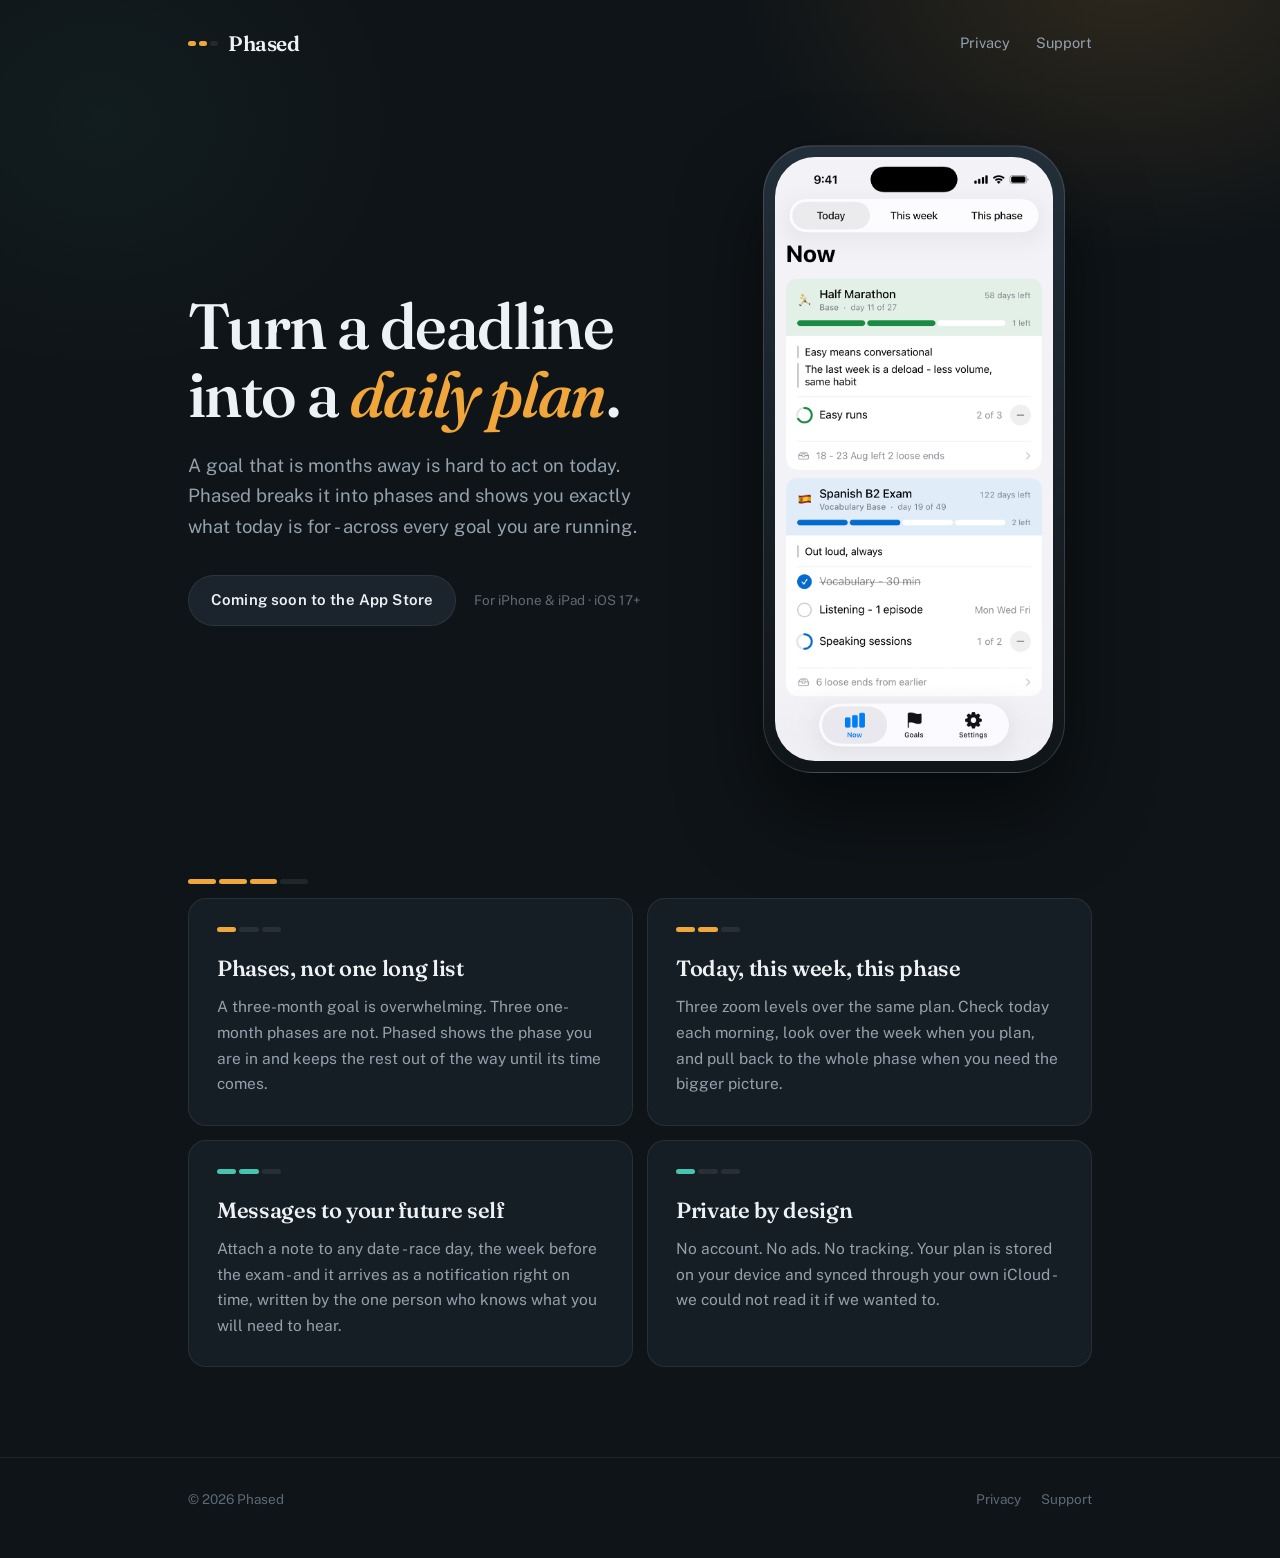
<file: index.html>
<!DOCTYPE html>
<html lang="en">
<head>
  <meta charset="utf-8">
  <meta name="viewport" content="width=device-width, initial-scale=1">
  <title>Phased - Turn a deadline into a daily plan</title>
  <meta name="description" content="Phased breaks a months-long goal into phases and shows you what today is for. No account, no ads, no tracking.">
  <link rel="preconnect" href="https://fonts.googleapis.com">
  <link rel="preconnect" href="https://fonts.gstatic.com" crossorigin>
  <link href="https://fonts.googleapis.com/css2?family=Fraunces:ital,opsz,wght@0,9..144,400..650;1,9..144,400..650&family=Public+Sans:wght@400;600&display=swap" rel="stylesheet">
  <link rel="stylesheet" href="style.css">
</head>
<body>
  <header class="site-header">
    <div class="wrap">
      <a class="wordmark" href="index.html">
        <span class="rail" aria-hidden="true"><span class="done"></span><span class="done"></span><span></span></span>
        Phased
      </a>
      <nav>
        <a href="privacy.html">Privacy</a>
        <a href="support.html">Support</a>
      </nav>
    </div>
  </header>

  <main>
    <section class="hero">
      <div class="wrap">
        <div>
          <h1>Turn a deadline into a <em>daily plan</em>.</h1>
          <p class="sub">
            A goal that is months away is hard to act on today. Phased breaks it
            into phases and shows you exactly what today is for - across every
            goal you are running.
          </p>
          <div class="cta">
            <span class="pill">Coming soon to the App Store</span>
            <span class="fine">For iPhone &amp; iPad · iOS 17+</span>
          </div>
        </div>

        <div class="phone">
          <img src="img/hero-now.png" width="803" height="1746"
               alt="Phased's Now screen showing two goals: Half Marathon, on day 11 of its Base phase with 58 days left, and Spanish B2 Exam with today's tasks partly ticked off.">
        </div>
      </div>
    </section>

    <section class="features">
      <div class="wrap">
        <div class="divider"><span class="rail" aria-hidden="true"><span class="done"></span><span class="done"></span><span class="done"></span><span></span></span></div>
        <div class="grid">
          <div class="feature">
            <span class="rail" aria-hidden="true"><span class="done"></span><span></span><span></span></span>
            <h2>Phases, not one long list</h2>
            <p>A three-month goal is overwhelming. Three one-month phases are not. Phased shows the phase you are in and keeps the rest out of the way until its time comes.</p>
          </div>
          <div class="feature">
            <span class="rail" aria-hidden="true"><span class="done"></span><span class="done"></span><span></span></span>
            <h2>Today, this week, this phase</h2>
            <p>Three zoom levels over the same plan. Check today each morning, look over the week when you plan, and pull back to the whole phase when you need the bigger picture.</p>
          </div>
          <div class="feature">
            <span class="rail" aria-hidden="true"><span class="teal"></span><span class="teal"></span><span></span></span>
            <h2>Messages to your future self</h2>
            <p>Attach a note to any date - race day, the week before the exam - and it arrives as a notification right on time, written by the one person who knows what you will need to hear.</p>
          </div>
          <div class="feature">
            <span class="rail" aria-hidden="true"><span class="teal"></span><span></span><span></span></span>
            <h2>Private by design</h2>
            <p>No account. No ads. No tracking. Your plan is stored on your device and synced through your own iCloud - we could not read it if we wanted to.</p>
          </div>
        </div>
      </div>
    </section>
  </main>

  <footer class="site-footer">
    <div class="wrap">
      <span>&copy; 2026 Phased</span>
      <nav>
        <a href="privacy.html">Privacy</a>
        <a href="support.html">Support</a>
      </nav>
    </div>
  </footer>
</body>
</html>
</file>
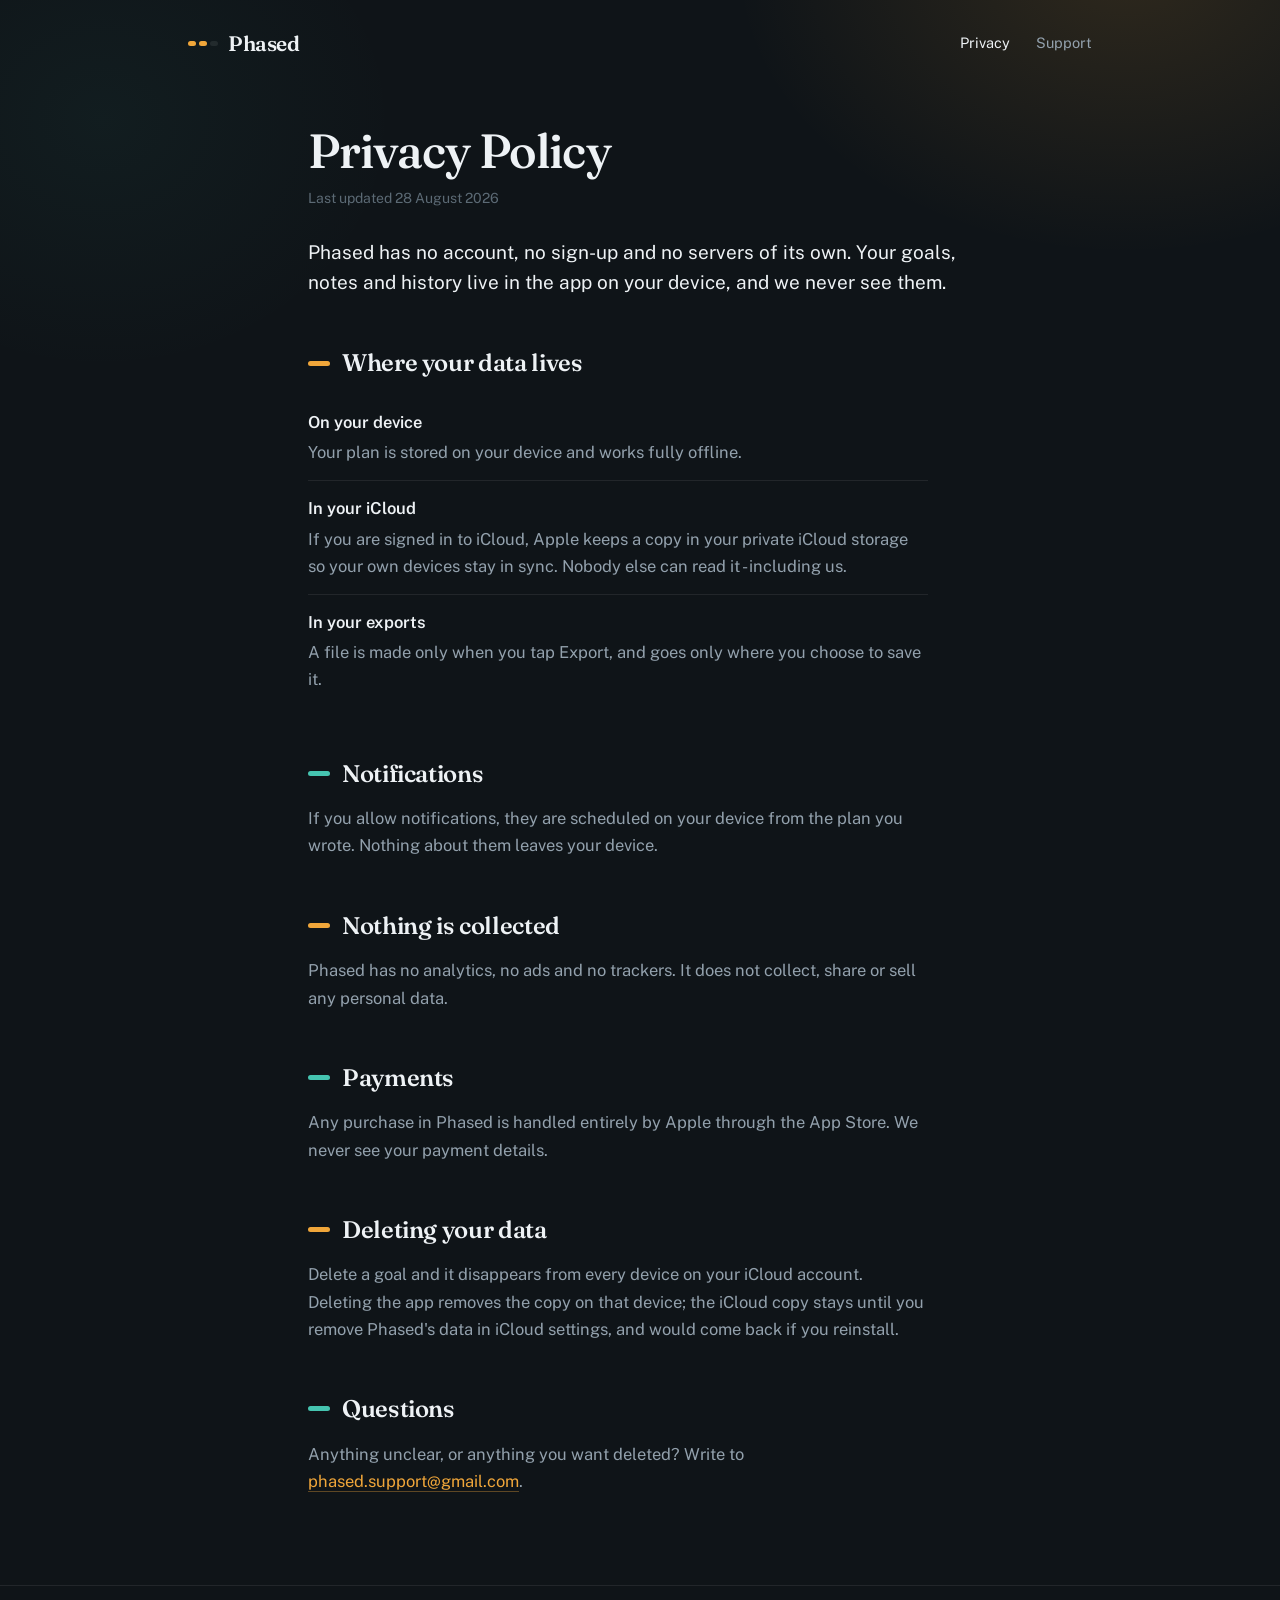
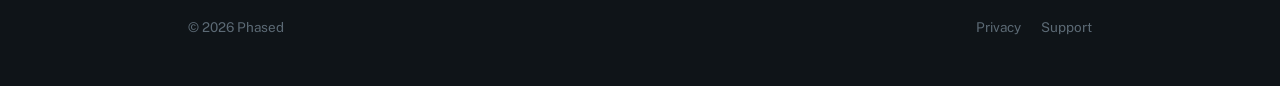
<file: privacy.html>
<!DOCTYPE html>
<html lang="en">
<head>
  <meta charset="utf-8">
  <meta name="viewport" content="width=device-width, initial-scale=1">
  <title>Privacy Policy - Phased</title>
  <link rel="preconnect" href="https://fonts.googleapis.com">
  <link rel="preconnect" href="https://fonts.gstatic.com" crossorigin>
  <link href="https://fonts.googleapis.com/css2?family=Fraunces:ital,opsz,wght@0,9..144,400..650;1,9..144,400..650&family=Public+Sans:wght@400;600&display=swap" rel="stylesheet">
  <link rel="stylesheet" href="style.css">
</head>
<body>
  <header class="site-header">
    <div class="wrap">
      <a class="wordmark" href="index.html">
        <span class="rail" aria-hidden="true"><span class="done"></span><span class="done"></span><span></span></span>
        Phased
      </a>
      <nav>
        <a href="privacy.html" aria-current="page">Privacy</a>
        <a href="support.html">Support</a>
      </nav>
    </div>
  </header>

  <main class="article">
    <div class="wrap">
      <h1>Privacy Policy</h1>
      <p class="stamp">Last updated 28 August 2026</p>

      <p class="lede">
        Phased has no account, no sign-up and no servers of its own. Your goals,
        notes and history live in the app on your device, and we never see them.
      </p>

      <section>
        <h2>Where your data lives</h2>
        <ul>
          <li>
            <strong>On your device</strong>
            Your plan is stored on your device and works fully offline.
          </li>
          <li>
            <strong>In your iCloud</strong>
            If you are signed in to iCloud, Apple keeps a copy in your private
            iCloud storage so your own devices stay in sync. Nobody else can read
            it - including us.
          </li>
          <li>
            <strong>In your exports</strong>
            A file is made only when you tap Export, and goes only where you
            choose to save it.
          </li>
        </ul>
      </section>

      <section>
        <h2>Notifications</h2>
        <p>
          If you allow notifications, they are scheduled on your device from the
          plan you wrote. Nothing about them leaves your device.
        </p>
      </section>

      <section>
        <h2>Nothing is collected</h2>
        <p>
          Phased has no analytics, no ads and no trackers. It does not collect,
          share or sell any personal data.
        </p>
      </section>

      <section>
        <h2>Payments</h2>
        <p>
          Any purchase in Phased is handled entirely by Apple through the App
          Store. We never see your payment details.
        </p>
      </section>

      <section>
        <h2>Deleting your data</h2>
        <p>
          Delete a goal and it disappears from every device on your iCloud
          account. Deleting the app removes the copy on that device; the iCloud
          copy stays until you remove Phased's data in iCloud settings, and would
          come back if you reinstall.
        </p>
      </section>

      <section>
        <h2>Questions</h2>
        <p>
          Anything unclear, or anything you want deleted? Write to
          <a href="mailto:phased.support@gmail.com">phased.support@gmail.com</a>.
        </p>
      </section>
    </div>
  </main>

  <footer class="site-footer">
    <div class="wrap">
      <span>&copy; 2026 Phased</span>
      <nav>
        <a href="privacy.html">Privacy</a>
        <a href="support.html">Support</a>
      </nav>
    </div>
  </footer>
</body>
</html>
</file>
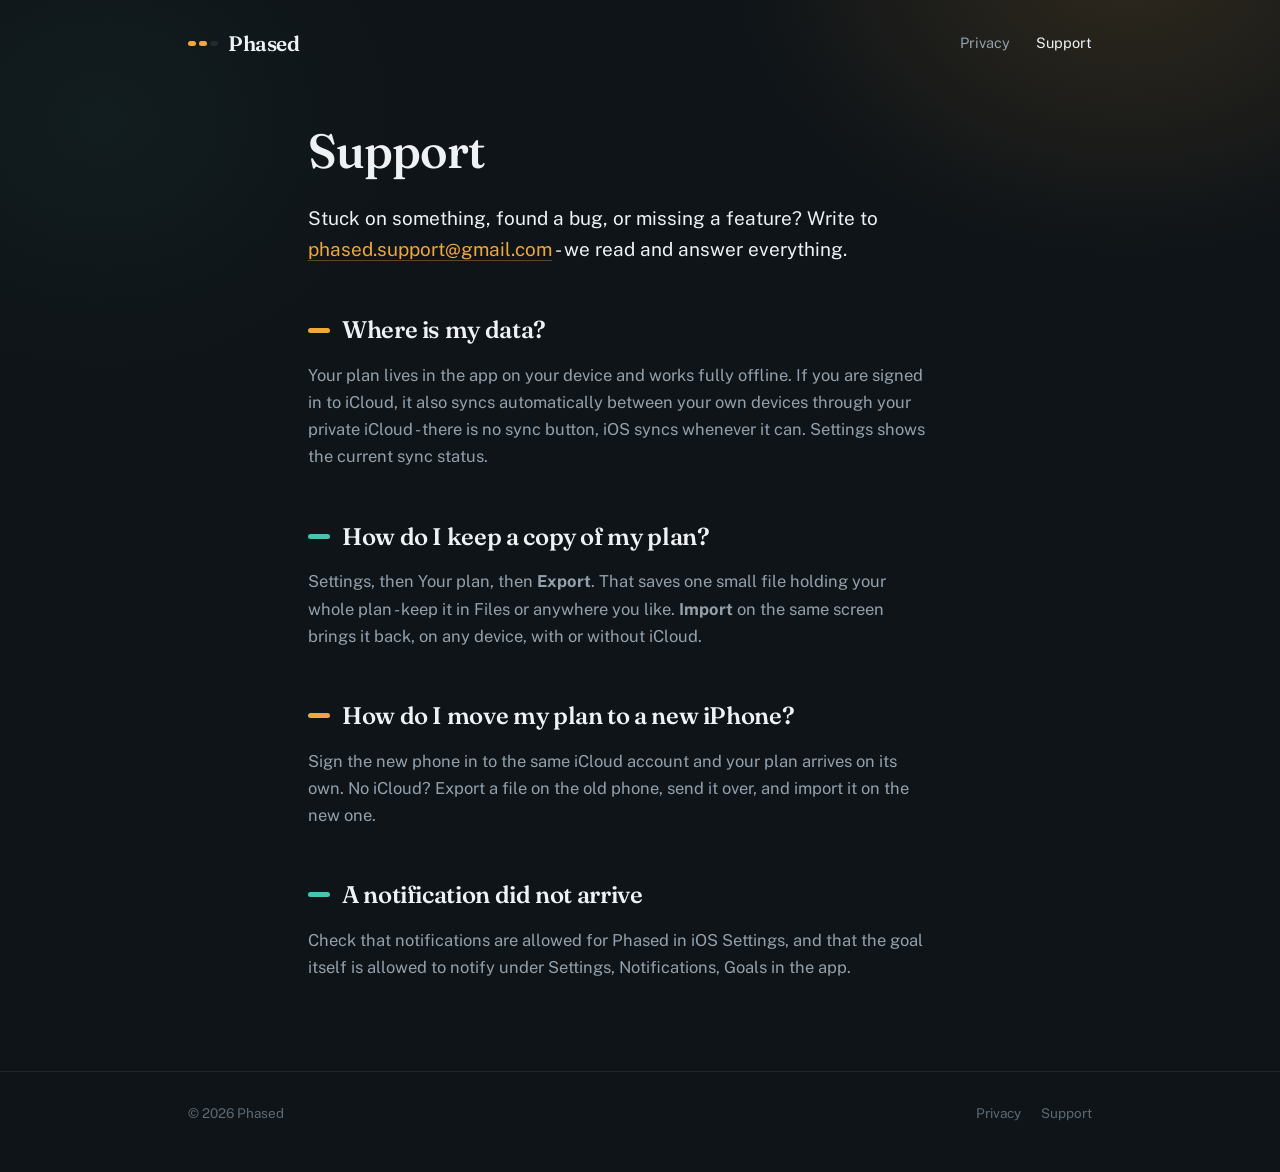
<file: support.html>
<!DOCTYPE html>
<html lang="en">
<head>
  <meta charset="utf-8">
  <meta name="viewport" content="width=device-width, initial-scale=1">
  <title>Support - Phased</title>
  <link rel="preconnect" href="https://fonts.googleapis.com">
  <link rel="preconnect" href="https://fonts.gstatic.com" crossorigin>
  <link href="https://fonts.googleapis.com/css2?family=Fraunces:ital,opsz,wght@0,9..144,400..650;1,9..144,400..650&family=Public+Sans:wght@400;600&display=swap" rel="stylesheet">
  <link rel="stylesheet" href="style.css">
</head>
<body>
  <header class="site-header">
    <div class="wrap">
      <a class="wordmark" href="index.html">
        <span class="rail" aria-hidden="true"><span class="done"></span><span class="done"></span><span></span></span>
        Phased
      </a>
      <nav>
        <a href="privacy.html">Privacy</a>
        <a href="support.html" aria-current="page">Support</a>
      </nav>
    </div>
  </header>

  <main class="article">
    <div class="wrap">
      <h1>Support</h1>

      <p class="lede">
        Stuck on something, found a bug, or missing a feature? Write to
        <a href="mailto:phased.support@gmail.com">phased.support@gmail.com</a> -
        we read and answer everything.
      </p>

      <section>
        <h2>Where is my data?</h2>
        <p>
          Your plan lives in the app on your device and works fully offline. If
          you are signed in to iCloud, it also syncs automatically between your
          own devices through your private iCloud - there is no sync button, iOS
          syncs whenever it can. Settings shows the current sync status.
        </p>
      </section>

      <section>
        <h2>How do I keep a copy of my plan?</h2>
        <p>
          Settings, then Your plan, then <strong>Export</strong>. That saves one
          small file holding your whole plan - keep it in Files or anywhere you
          like. <strong>Import</strong> on the same screen brings it back, on any
          device, with or without iCloud.
        </p>
      </section>

      <section>
        <h2>How do I move my plan to a new iPhone?</h2>
        <p>
          Sign the new phone in to the same iCloud account and your plan arrives
          on its own. No iCloud? Export a file on the old phone, send it over,
          and import it on the new one.
        </p>
      </section>

      <section>
        <h2>A notification did not arrive</h2>
        <p>
          Check that notifications are allowed for Phased in iOS Settings, and
          that the goal itself is allowed to notify under Settings,
          Notifications, Goals in the app.
        </p>
      </section>
    </div>
  </main>

  <footer class="site-footer">
    <div class="wrap">
      <span>&copy; 2026 Phased</span>
      <nav>
        <a href="privacy.html">Privacy</a>
        <a href="support.html">Support</a>
      </nav>
    </div>
  </footer>
</body>
</html>
</file>
<file: style.css>
/* Phased site. One aesthetic: the app's dark hero - deep slate, an amber bloom,
   phase-rail segments as the recurring motif. */

:root {
  --bg: #0f1418;
  --panel: #161e25;
  --card: #1b242d;
  --ink: #eef2f5;
  --muted: #93a1ad;
  --faint: #5c6a75;
  --amber: #f0a63a;
  --teal: #45c4b0;
  --hairline: rgba(255, 255, 255, 0.08);
  --display: "Fraunces", Georgia, serif;
  --body: "Public Sans", -apple-system, BlinkMacSystemFont, "Segoe UI", sans-serif;
}

* {
  margin: 0;
  padding: 0;
  box-sizing: border-box;
}

html {
  scroll-behavior: smooth;
}

body {
  font-family: var(--body);
  background: var(--bg);
  color: var(--ink);
  line-height: 1.65;
  font-size: 16.5px;
  -webkit-font-smoothing: antialiased;
  position: relative;
}

/* The app's hero bloom, top right, exactly where Theme.heroBloom puts it. */
body::before {
  content: "";
  position: absolute;
  inset: 0;
  height: 720px;
  background:
    radial-gradient(560px 420px at 88% -40px, rgba(240, 166, 58, 0.14), transparent 70%),
    radial-gradient(420px 360px at 8% 120px, rgba(69, 196, 176, 0.05), transparent 70%);
  pointer-events: none;
}

.wrap {
  max-width: 960px;
  margin: 0 auto;
  padding: 0 28px;
  position: relative;
}

/* ---------- header ---------- */

.site-header {
  padding: 26px 0 0;
}

.site-header .wrap {
  display: flex;
  align-items: center;
  gap: 28px;
}

.wordmark {
  font-family: var(--display);
  font-weight: 600;
  font-size: 21px;
  letter-spacing: -0.02em;
  color: var(--ink);
  text-decoration: none;
  display: flex;
  align-items: center;
  gap: 10px;
}

.wordmark .rail {
  width: 30px;
}

.site-header nav {
  margin-left: auto;
  display: flex;
  gap: 26px;
}

.site-header nav a {
  color: var(--muted);
  text-decoration: none;
  font-size: 14.5px;
  transition: color 0.2s;
}

.site-header nav a:hover,
.site-header nav a[aria-current] {
  color: var(--ink);
}

/* ---------- the phase rail motif ---------- */

.rail {
  display: flex;
  gap: 3px;
  height: 5px;
}

.rail span {
  flex: 1;
  border-radius: 99px;
  background: var(--hairline);
}

.rail span.done {
  background: var(--amber);
}

.rail span.teal {
  background: var(--teal);
}

/* ---------- hero ---------- */

.hero {
  padding: 84px 0 96px;
}

.hero .wrap {
  display: grid;
  grid-template-columns: 1.15fr 0.85fr;
  gap: 64px;
  align-items: center;
}

.hero h1 {
  font-family: var(--display);
  font-size: clamp(42px, 6.5vw, 64px);
  font-weight: 550;
  line-height: 1.06;
  letter-spacing: -0.025em;
}

.hero h1 em {
  font-style: italic;
  color: var(--amber);
}

.hero .sub {
  margin-top: 22px;
  font-size: 18.5px;
  color: var(--muted);
  max-width: 46ch;
}

.hero .cta {
  margin-top: 34px;
  display: flex;
  align-items: center;
  gap: 18px;
}

.pill {
  display: inline-block;
  padding: 12px 22px;
  border-radius: 99px;
  border: 1px solid var(--hairline);
  background: var(--card);
  color: var(--ink);
  font-size: 15px;
  font-weight: 600;
  letter-spacing: 0.01em;
}

.cta .fine {
  color: var(--faint);
  font-size: 13.5px;
}

/* staggered load */
.hero h1,
.hero .sub,
.hero .cta,
.hero .phone {
  animation: rise 0.7s cubic-bezier(0.2, 0.7, 0.2, 1) both;
}

.hero .sub { animation-delay: 0.08s; }
.hero .cta { animation-delay: 0.16s; }
.hero .phone { animation-delay: 0.12s; }

@keyframes rise {
  from {
    opacity: 0;
    transform: translateY(14px);
  }
  to {
    opacity: 1;
    transform: none;
  }
}

/* ---------- the phone ---------- */

.phone {
  width: 302px;
  justify-self: center;
  border: 1px solid rgba(255, 255, 255, 0.14);
  border-radius: 50px;
  padding: 11px;
  background: linear-gradient(180deg, #222e39, #101519);
  box-shadow:
    0 40px 80px rgba(0, 0, 0, 0.5),
    inset 0 1px 0 rgba(255, 255, 255, 0.06);
}

.phone img {
  display: block;
  width: 100%;
  height: auto;
  border-radius: 40px;
}

/* ---------- sections ---------- */

.divider {
  padding: 0 0 14px;
}

.divider .rail {
  max-width: 120px;
}

.features {
  padding: 10px 0 90px;
}

.features .grid {
  display: grid;
  grid-template-columns: 1fr 1fr;
  gap: 14px;
}

.feature {
  background: var(--panel);
  border: 1px solid var(--hairline);
  border-radius: 18px;
  padding: 28px;
}

.feature .rail {
  max-width: 64px;
  margin-bottom: 18px;
}

.feature h2 {
  font-family: var(--display);
  font-size: 22px;
  font-weight: 570;
  letter-spacing: -0.015em;
  margin-bottom: 8px;
}

.feature p {
  color: var(--muted);
  font-size: 15.5px;
}

/* ---------- article pages (privacy, support) ---------- */

.article {
  padding: 64px 0 90px;
  max-width: 720px;
  margin: 0 auto;
}

.article > .wrap {
  max-width: 720px;
}

.article h1 {
  font-family: var(--display);
  font-size: clamp(36px, 5vw, 48px);
  font-weight: 550;
  letter-spacing: -0.02em;
  line-height: 1.1;
}

.article .stamp {
  margin-top: 10px;
  color: var(--faint);
  font-size: 14px;
}

.article .lede {
  margin-top: 26px;
  font-size: 19px;
  line-height: 1.6;
  color: var(--ink);
  max-width: 56ch;
}

.article section {
  margin-top: 46px;
}

.article h2 {
  font-family: var(--display);
  font-size: 24px;
  font-weight: 570;
  letter-spacing: -0.015em;
  display: flex;
  align-items: center;
  gap: 12px;
  margin-bottom: 12px;
}

.article h2::before {
  content: "";
  width: 22px;
  height: 5px;
  border-radius: 99px;
  background: var(--amber);
  flex: none;
}

.article section:nth-of-type(even) h2::before {
  background: var(--teal);
}

.article p {
  color: var(--muted);
  max-width: 62ch;
}

.article p + p {
  margin-top: 12px;
}

.article ul {
  list-style: none;
  margin-top: 6px;
}

.article li {
  color: var(--muted);
  padding: 14px 0;
  border-bottom: 1px solid var(--hairline);
  max-width: 62ch;
}

.article li:last-child {
  border-bottom: none;
}

.article li strong {
  color: var(--ink);
  font-weight: 600;
  display: block;
  margin-bottom: 3px;
}

.article a {
  color: var(--amber);
  text-decoration: none;
  border-bottom: 1px solid rgba(240, 166, 58, 0.35);
}

.article a:hover {
  border-bottom-color: var(--amber);
}

/* ---------- footer ---------- */

.site-footer {
  border-top: 1px solid var(--hairline);
  padding: 30px 0 48px;
}

.site-footer .wrap {
  display: flex;
  align-items: center;
  gap: 24px;
  color: var(--faint);
  font-size: 13.5px;
}

.site-footer nav {
  margin-left: auto;
  display: flex;
  gap: 20px;
}

.site-footer a {
  color: var(--faint);
  text-decoration: none;
}

.site-footer a:hover {
  color: var(--muted);
}

/* ---------- small screens ---------- */

@media (max-width: 820px) {
  .hero {
    padding: 56px 0 70px;
  }

  .hero .wrap {
    grid-template-columns: 1fr;
    gap: 56px;
  }

  .features .grid {
    grid-template-columns: 1fr;
  }

  .phone {
    width: 280px;
  }
}
</file>
